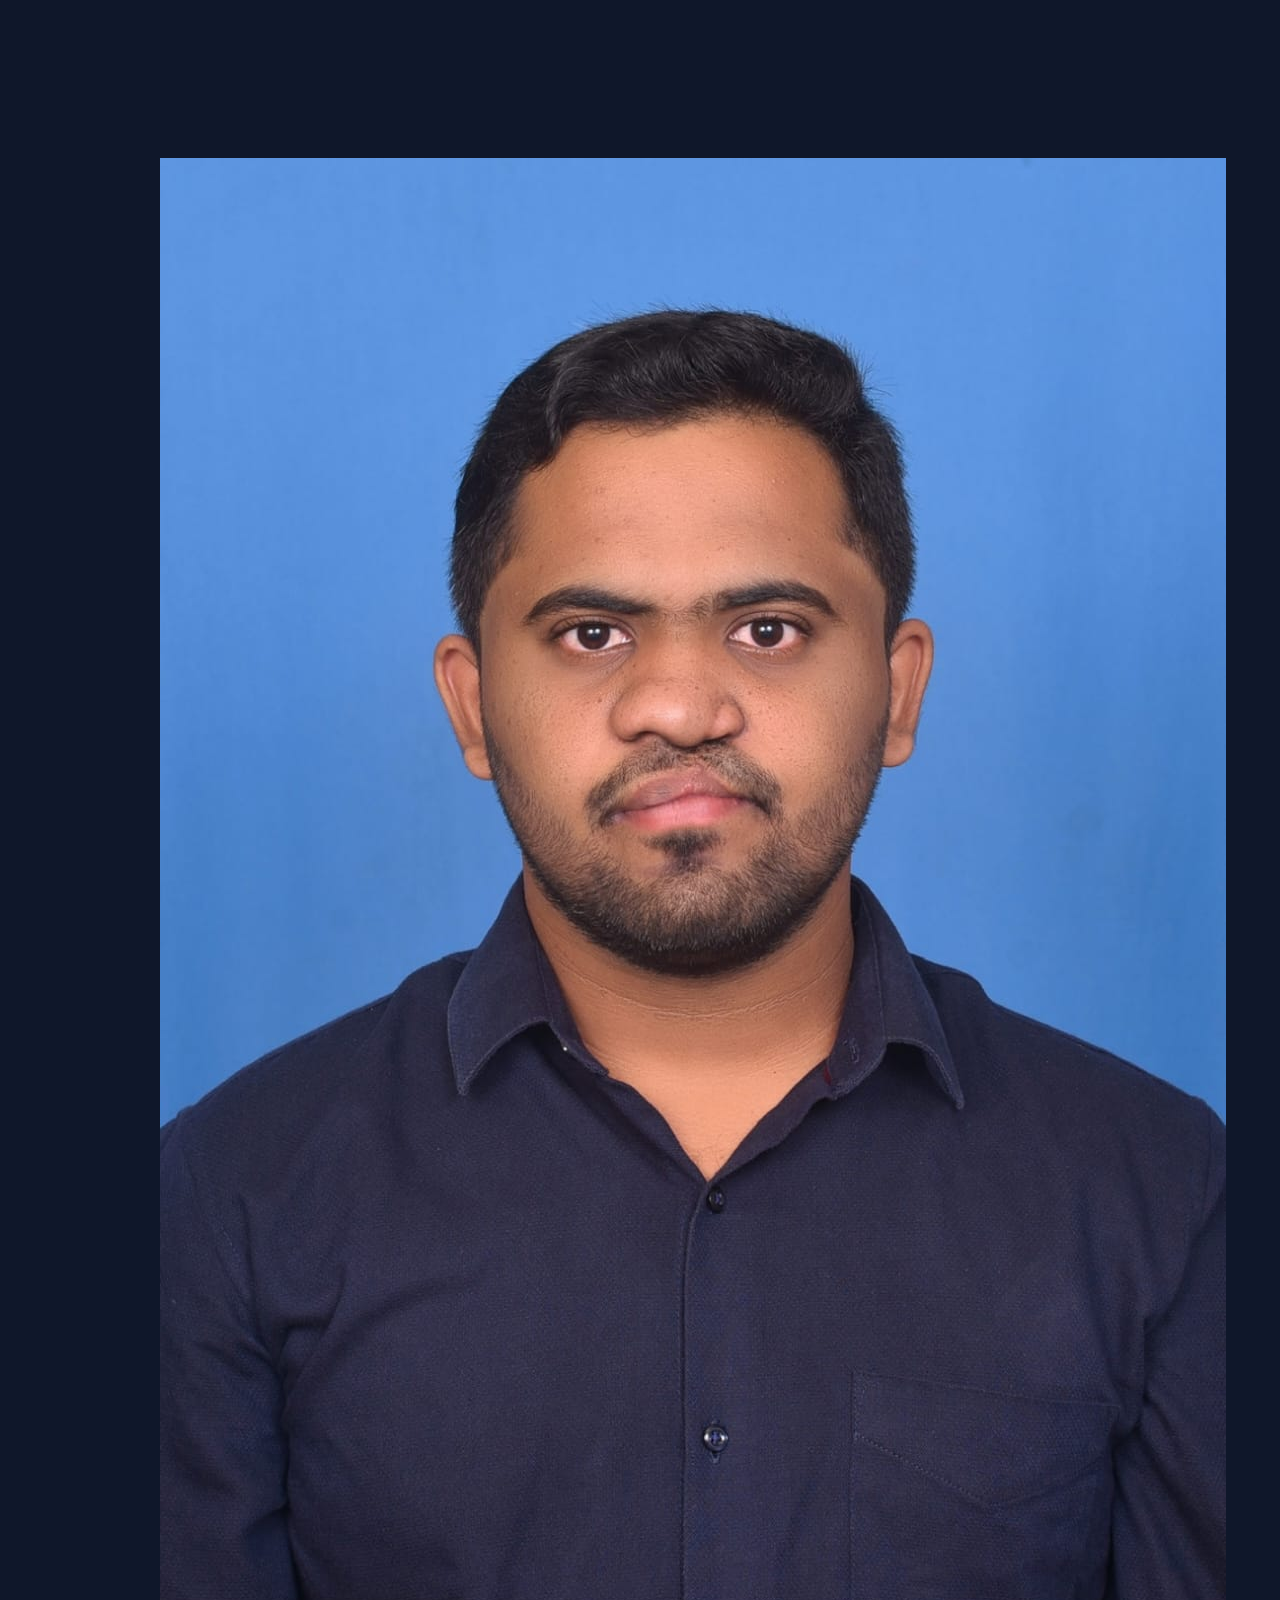
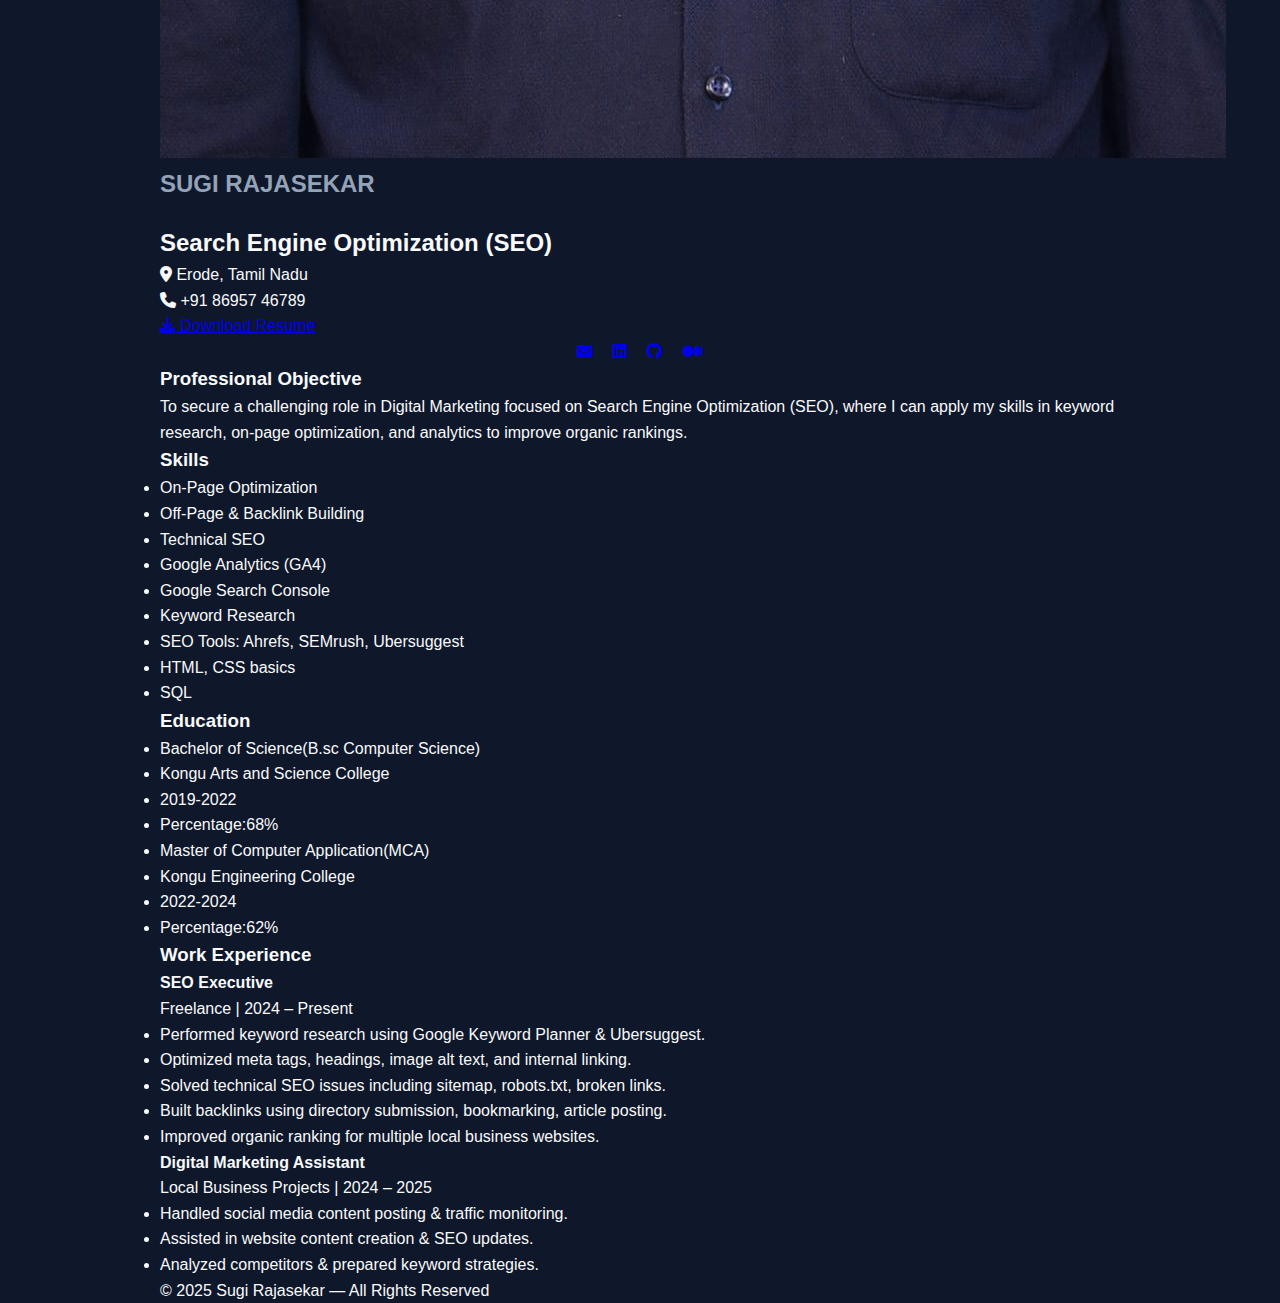
<file: index.html>
<!DOCTYPE html>
<html lang="en">

<head>
    <meta charset="UTF-8" />
    <meta name="viewport" content="width=device-width, initial-scale=1.0" />
    <title>Sugi Rajasekar | SEO Portfolio</title>
    <link rel="stylesheet" href="style.css" />
    <link rel="stylesheet" href="https://cdnjs.cloudflare.com/ajax/libs/font-awesome/6.4.0/css/all.min.css" />
</head>

<body>

    <canvas id="bg-canvas"></canvas>

    <div class="container">

        <header class="hero">
            <div class="profile-image-container">
                <img src="sugi profile.jpg" alt="Profile Photo">
            </div>

            <h1 class="title">SUGI RAJASEKAR</h1>
            <h2 class="subtitle">Search Engine Optimization (SEO)</h2>

            <p class="info"><i class="fa-solid fa-location-dot"></i> Erode, Tamil Nadu</p>
            <p class="info"><i class="fa-solid fa-phone"></i> +91 86957 46789</p>

            <a href="R SUGI_SEO_Resume.pdf" class="resume-btn" target="_blank">
                <i class="fa-solid fa-download"></i> Download Resume
            </a>

            <div class="social-links">
                <a href="https://sugirajasekar33@gmail.com"><i class="fa-solid fa-envelope"></i></a>
                <a href="https://www.linkedin.com/in/sugi-rajasekar33/"><i class="fa-brands fa-linkedin"></i></a>
                <a href="https://github.com/sugi1234567"><i class="fa-brands fa-github"></i></a>
                <a href="#"><i class="fa-brands fa-medium"></i></a>
            </div>
        </header>

        <section class="about glass">
            <h3>Professional Objective</h3>
            <p>
                To secure a challenging role in Digital Marketing focused on Search Engine Optimization (SEO),
                where I can apply my skills in keyword research, on-page optimization, and analytics to improve organic
                rankings.
            </p>
        </section>

        <section class="skills glass">
            <h3>Skills</h3>
            <ul>
                <li>On-Page Optimization</li>
                <li>Off-Page & Backlink Building</li>
                <li>Technical SEO</li>
                <li>Google Analytics (GA4)</li>
                <li>Google Search Console</li>
                <li>Keyword Research</li>
                <li>SEO Tools: Ahrefs, SEMrush, Ubersuggest</li>
                <li>HTML, CSS basics</li>
                <li>SQL</li>
            </ul>
        </section>

        <section class="Education glass">
            <h3>Education</h3>
            <ul>
                <li>Bachelor of Science(B.sc Computer Science)</li>
                <li>Kongu Arts and Science College</li>
                <li>2019-2022</li>
                <li>Percentage:68%
            </ul>
            <ul>
                <li>Master of Computer Application(MCA)</li>
                <li>Kongu Engineering College</li>
                <li>2022-2024</li>
                <li>Percentage:62%
            </ul>
        </section>

        <section class="experience glass">
            <h3>Work Experience</h3>

            <div class="job">
                <h4>SEO Executive</h4>
                <p class="company">Freelance | 2024 – Present</p>
                <ul>
                    <li>Performed keyword research using Google Keyword Planner & Ubersuggest.</li>
                    <li>Optimized meta tags, headings, image alt text, and internal linking.</li>
                    <li>Solved technical SEO issues including sitemap, robots.txt, broken links.</li>
                    <li>Built backlinks using directory submission, bookmarking, article posting.</li>
                    <li>Improved organic ranking for multiple local business websites.</li>
                </ul>
            </div>

            <div class="job">
                <h4>Digital Marketing Assistant</h4>
                <p class="company">Local Business Projects | 2024 – 2025</p>
                <ul>
                    <li>Handled social media content posting & traffic monitoring.</li>
                    <li>Assisted in website content creation & SEO updates.</li>
                    <li>Analyzed competitors & prepared keyword strategies.</li>
                </ul>
            </div>
        </section>

        <footer>
            <p>© 2025 Sugi Rajasekar — All Rights Reserved</p>
        </footer>
    </div>

    <script src="script.js"></script>
</body>

</html>
</file>
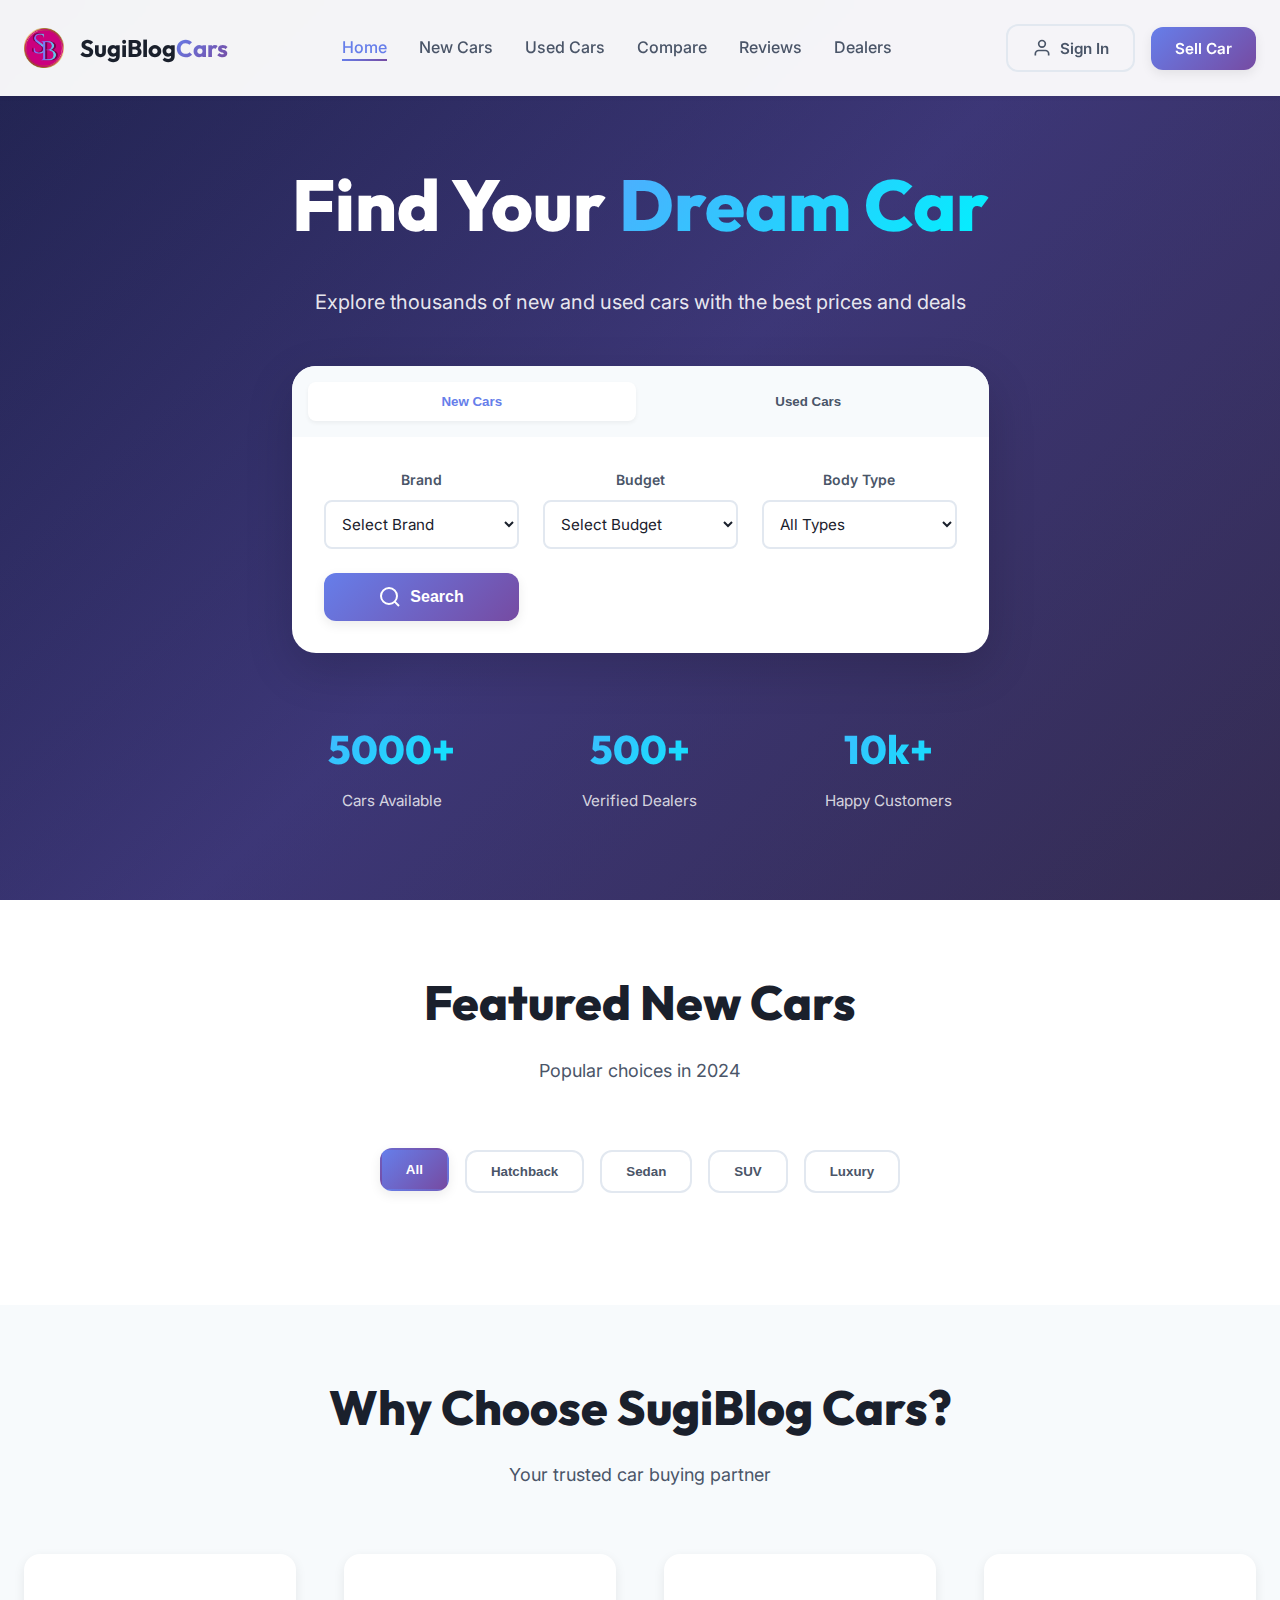
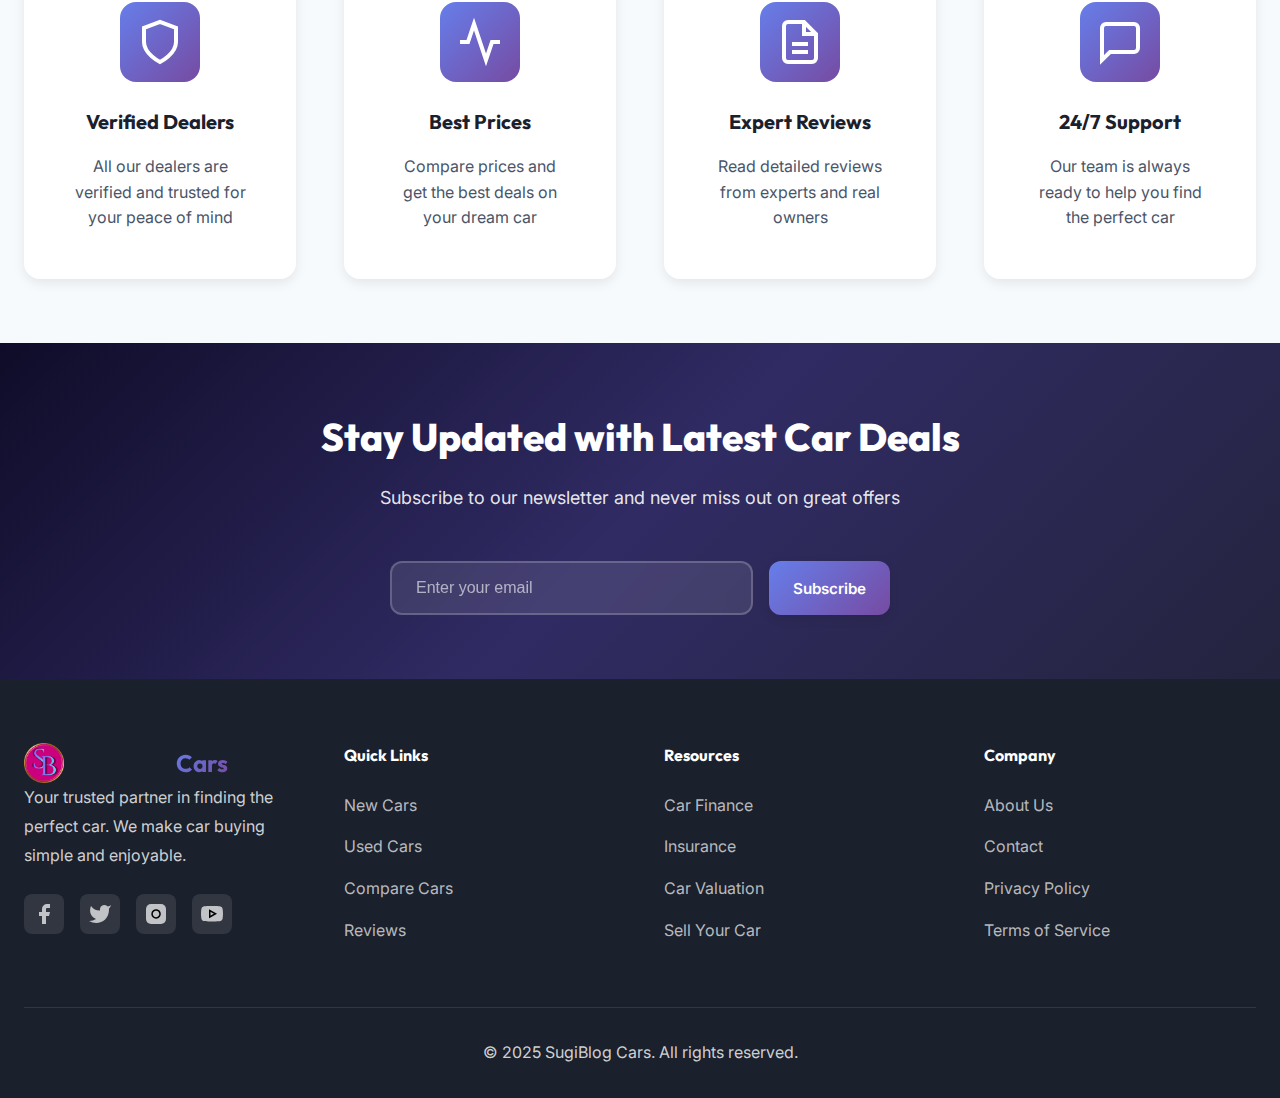
<file: car-sales.html>
<!DOCTYPE html>
<html lang="en">

<head>
    <meta charset="UTF-8">
    <meta name="viewport" content="width=device-width, initial-scale=1.0">
    <title>SugiBlog Cars - Find Your Dream Car</title>
    <meta name="description"
        content="Discover the best car deals at SugiBlog Cars. Browse new and used cars, compare prices, read reviews, and find your perfect vehicle today.">
    <link rel="preconnect" href="https://fonts.googleapis.com">
    <link rel="preconnect" href="https://fonts.gstatic.com" crossorigin>
    <link
        href="https://fonts.googleapis.com/css2?family=Inter:wght@300;400;500;600;700;800&family=Outfit:wght@400;500;600;700;800&display=swap"
        rel="stylesheet">
    <link rel="stylesheet" href="car-styles.css">
</head>

<body>
    <!-- Navigation -->
    <nav class="navbar" id="navbar">
        <div class="container">
            <div class="nav-content">
                <div class="logo">
                    <img src="sugiblog_car_logo.webp" alt="SugiBlog Cars Logo" class="logo-img">
                    <span class="logo-text">SugiBlog<span class="logo-accent">Cars</span></span>
                </div>

                <ul class="nav-links" id="navLinks">
                    <li><a href="#home" class="nav-link active">Home</a></li>
                    <li><a href="#new-cars" class="nav-link">New Cars</a></li>
                    <li><a href="#used-cars" class="nav-link">Used Cars</a></li>
                    <li><a href="#compare" class="nav-link">Compare</a></li>
                    <li><a href="#reviews" class="nav-link">Reviews</a></li>
                    <li><a href="#dealers" class="nav-link">Dealers</a></li>
                </ul>

                <div class="nav-actions">
                    <button class="btn-secondary" id="signInBtn">
                        <svg width="20" height="20" viewBox="0 0 24 24" fill="none" stroke="currentColor"
                            stroke-width="2">
                            <path d="M20 21v-2a4 4 0 0 0-4-4H8a4 4 0 0 0-4 4v2"></path>
                            <circle cx="12" cy="7" r="4"></circle>
                        </svg>
                        Sign In
                    </button>
                    <button class="btn-primary" id="sellCarBtn">Sell Car</button>
                    <button class="menu-toggle" id="menuToggle">
                        <span></span>
                        <span></span>
                        <span></span>
                    </button>
                </div>
            </div>
        </div>
    </nav>

    <!-- Hero Section -->
    <section class="hero" id="home">
        <div class="hero-background">
            <div class="gradient-overlay"></div>
        </div>
        <div class="container">
            <div class="hero-content">
                <h1 class="hero-title">Find Your <span class="gradient-text">Dream Car</span></h1>
                <p class="hero-subtitle">Explore thousands of new and used cars with the best prices and deals</p>

                <!-- Search Box -->
                <div class="search-box">
                    <div class="search-tabs">
                        <button class="search-tab active" data-tab="new">New Cars</button>
                        <button class="search-tab" data-tab="used">Used Cars</button>
                    </div>

                    <div class="search-form">
                        <div class="search-field">
                            <label>Brand</label>
                            <select id="brandSelect">
                                <option value="">Select Brand</option>
                                <option value="maruti">Maruti Suzuki</option>
                                <option value="hyundai">Hyundai</option>
                                <option value="tata">Tata</option>
                                <option value="mahindra">Mahindra</option>
                                <option value="kia">Kia</option>
                                <option value="honda">Honda</option>
                                <option value="toyota">Toyota</option>
                                <option value="bmw">BMW</option>
                                <option value="mercedes">Mercedes-Benz</option>
                                <option value="audi">Audi</option>
                            </select>
                        </div>

                        <div class="search-field">
                            <label>Budget</label>
                            <select id="budgetSelect">
                                <option value="">Select Budget</option>
                                <option value="0-5">Under ₹5 Lakh</option>
                                <option value="5-10">₹5-10 Lakh</option>
                                <option value="10-15">₹10-15 Lakh</option>
                                <option value="15-20">₹15-20 Lakh</option>
                                <option value="20-30">₹20-30 Lakh</option>
                                <option value="30+">Above ₹30 Lakh</option>
                            </select>
                        </div>

                        <div class="search-field">
                            <label>Body Type</label>
                            <select id="bodyTypeSelect">
                                <option value="">All Types</option>
                                <option value="hatchback">Hatchback</option>
                                <option value="sedan">Sedan</option>
                                <option value="suv">SUV</option>
                                <option value="muv">MUV</option>
                                <option value="luxury">Luxury</option>
                            </select>
                        </div>

                        <button class="btn-search">
                            <svg width="24" height="24" viewBox="0 0 24 24" fill="none" stroke="currentColor"
                                stroke-width="2">
                                <circle cx="11" cy="11" r="8"></circle>
                                <path d="m21 21-4.35-4.35"></path>
                            </svg>
                            Search
                        </button>
                    </div>
                </div>

                <!-- Quick Stats -->
                <div class="stats">
                    <div class="stat-item">
                        <h3 class="stat-number">5000+</h3>
                        <p class="stat-label">Cars Available</p>
                    </div>
                    <div class="stat-item">
                        <h3 class="stat-number">500+</h3>
                        <p class="stat-label">Verified Dealers</p>
                    </div>
                    <div class="stat-item">
                        <h3 class="stat-number">10k+</h3>
                        <p class="stat-label">Happy Customers</p>
                    </div>
                </div>
            </div>
        </div>
    </section>

    <!-- Featured Cars Section -->
    <section class="section" id="new-cars">
        <div class="container">
            <div class="section-header">
                <h2 class="section-title">Featured New Cars</h2>
                <p class="section-subtitle">Popular choices in 2024</p>
            </div>

            <div class="filter-bar">
                <button class="filter-btn active" data-filter="all">All</button>
                <button class="filter-btn" data-filter="hatchback">Hatchback</button>
                <button class="filter-btn" data-filter="sedan">Sedan</button>
                <button class="filter-btn" data-filter="suv">SUV</button>
                <button class="filter-btn" data-filter="luxury">Luxury</button>
            </div>

            <div class="cars-grid" id="carsGrid">
                <!-- Cars will be dynamically loaded -->
            </div>
        </div>
    </section>

    <!-- Why Choose Us -->
    <section class="section features-section">
        <div class="container">
            <div class="section-header">
                <h2 class="section-title">Why Choose SugiBlog Cars?</h2>
                <p class="section-subtitle">Your trusted car buying partner</p>
            </div>

            <div class="features-grid">
                <div class="feature-card">
                    <div class="feature-icon">
                        <svg width="48" height="48" viewBox="0 0 24 24" fill="none" stroke="currentColor"
                            stroke-width="2">
                            <path d="M12 22s8-4 8-10V5l-8-3-8 3v7c0 6 8 10 8 10z"></path>
                        </svg>
                    </div>
                    <h3>Verified Dealers</h3>
                    <p>All our dealers are verified and trusted for your peace of mind</p>
                </div>

                <div class="feature-card">
                    <div class="feature-icon">
                        <svg width="48" height="48" viewBox="0 0 24 24" fill="none" stroke="currentColor"
                            stroke-width="2">
                            <polyline points="22 12 18 12 15 21 9 3 6 12 2 12"></polyline>
                        </svg>
                    </div>
                    <h3>Best Prices</h3>
                    <p>Compare prices and get the best deals on your dream car</p>
                </div>

                <div class="feature-card">
                    <div class="feature-icon">
                        <svg width="48" height="48" viewBox="0 0 24 24" fill="none" stroke="currentColor"
                            stroke-width="2">
                            <path d="M14 2H6a2 2 0 0 0-2 2v16a2 2 0 0 0 2 2h12a2 2 0 0 0 2-2V8z"></path>
                            <polyline points="14 2 14 8 20 8"></polyline>
                            <line x1="16" y1="13" x2="8" y2="13"></line>
                            <line x1="16" y1="17" x2="8" y2="17"></line>
                        </svg>
                    </div>
                    <h3>Expert Reviews</h3>
                    <p>Read detailed reviews from experts and real owners</p>
                </div>

                <div class="feature-card">
                    <div class="feature-icon">
                        <svg width="48" height="48" viewBox="0 0 24 24" fill="none" stroke="currentColor"
                            stroke-width="2">
                            <path d="M21 15a2 2 0 0 1-2 2H7l-4 4V5a2 2 0 0 1 2-2h14a2 2 0 0 1 2 2z"></path>
                        </svg>
                    </div>
                    <h3>24/7 Support</h3>
                    <p>Our team is always ready to help you find the perfect car</p>
                </div>
            </div>
        </div>
    </section>

    <!-- Newsletter -->
    <section class="newsletter-section">
        <div class="container">
            <div class="newsletter-content">
                <h2>Stay Updated with Latest Car Deals</h2>
                <p>Subscribe to our newsletter and never miss out on great offers</p>
                <form class="newsletter-form">
                    <input type="email" placeholder="Enter your email" required>
                    <button type="submit" class="btn-primary">Subscribe</button>
                </form>
            </div>
        </div>
    </section>

    <!-- Footer -->
    <footer class="footer">
        <div class="container">
            <div class="footer-grid">
                <div class="footer-col">
                    <div class="logo">
                        <img src="sugiblog_car_logo.webp" alt="SugiBlog Cars Logo" class="logo-img">
                        <span class="logo-text">SugiBlog<span class="logo-accent">Cars</span></span>
                    </div>
                    <p>Your trusted partner in finding the perfect car. We make car buying simple and enjoyable.</p>
                    <div class="social-links">
                        <a href="#" aria-label="Facebook"><svg width="24" height="24" viewBox="0 0 24 24"
                                fill="currentColor">
                                <path d="M18 2h-3a5 5 0 0 0-5 5v3H7v4h3v8h4v-8h3l1-4h-4V7a1 1 0 0 1 1-1h3z"></path>
                            </svg></a>
                        <a href="#" aria-label="Twitter"><svg width="24" height="24" viewBox="0 0 24 24"
                                fill="currentColor">
                                <path
                                    d="M23 3a10.9 10.9 0 0 1-3.14 1.53 4.48 4.48 0 0 0-7.86 3v1A10.66 10.66 0 0 1 3 4s-4 9 5 13a11.64 11.64 0 0 1-7 2c9 5 20 0 20-11.5a4.5 4.5 0 0 0-.08-.83A7.72 7.72 0 0 0 23 3z">
                                </path>
                            </svg></a>
                        <a href="#" aria-label="Instagram"><svg width="24" height="24" viewBox="0 0 24 24"
                                fill="currentColor">
                                <rect x="2" y="2" width="20" height="20" rx="5" ry="5"></rect>
                                <path d="M16 11.37A4 4 0 1 1 12.63 8 4 4 0 0 1 16 11.37z" fill="none" stroke="#000"
                                    stroke-width="1.5"></path>
                                <line x1="17.5" y1="6.5" x2="17.51" y2="6.5" stroke="#000" stroke-width="2"></line>
                            </svg></a>
                        <a href="#" aria-label="YouTube"><svg width="24" height="24" viewBox="0 0 24 24"
                                fill="currentColor">
                                <path
                                    d="M22.54 6.42a2.78 2.78 0 0 0-1.94-2C18.88 4 12 4 12 4s-6.88 0-8.6.46a2.78 2.78 0 0 0-1.94 2A29 29 0 0 0 1 11.75a29 29 0 0 0 .46 5.33A2.78 2.78 0 0 0 3.4 19c1.72.46 8.6.46 8.6.46s6.88 0 8.6-.46a2.78 2.78 0 0 0 1.94-2 29 29 0 0 0 .46-5.25 29 29 0 0 0-.46-5.33z">
                                </path>
                                <polygon points="9.75 15.02 15.5 11.75 9.75 8.48 9.75 15.02" fill="none" stroke="#000"
                                    stroke-width="1.5"></polygon>
                            </svg></a>
                    </div>
                </div>

                <div class="footer-col">
                    <h4>Quick Links</h4>
                    <ul>
                        <li><a href="#new-cars">New Cars</a></li>
                        <li><a href="#used-cars">Used Cars</a></li>
                        <li><a href="#compare">Compare Cars</a></li>
                        <li><a href="#reviews">Reviews</a></li>
                    </ul>
                </div>

                <div class="footer-col">
                    <h4>Resources</h4>
                    <ul>
                        <li><a href="#">Car Finance</a></li>
                        <li><a href="#">Insurance</a></li>
                        <li><a href="#">Car Valuation</a></li>
                        <li><a href="#">Sell Your Car</a></li>
                    </ul>
                </div>

                <div class="footer-col">
                    <h4>Company</h4>
                    <ul>
                        <li><a href="#">About Us</a></li>
                        <li><a href="#">Contact</a></li>
                        <li><a href="#">Privacy Policy</a></li>
                        <li><a href="#">Terms of Service</a></li>
                    </ul>
                </div>
            </div>

            <div class="footer-bottom">
                <p>&copy; 2025 SugiBlog Cars. All rights reserved.</p>
            </div>
        </div>
    </footer>

    <!-- Sign In Modal -->
    <div class="modal" id="signInModal">
        <div class="modal-overlay"></div>
        <div class="modal-content">
            <button class="modal-close" id="closeModal">
                <svg width="24" height="24" viewBox="0 0 24 24" fill="none" stroke="currentColor" stroke-width="2">
                    <line x1="18" y1="6" x2="6" y2="18"></line>
                    <line x1="6" y1="6" x2="18" y2="18"></line>
                </svg>
            </button>

            <div class="auth-container">
                <div class="auth-header">
                    <h2 id="authTitle">Welcome Back!</h2>
                    <p id="authSubtitle">Sign in to access your account</p>
                </div>

                <!-- Sign In Form -->
                <form class="auth-form" id="signInForm">
                    <div class="form-group">
                        <label for="signInEmail">Email Address</label>
                        <input type="email" id="signInEmail" placeholder="your@email.com" required>
                    </div>

                    <div class="form-group">
                        <label for="signInPassword">Password</label>
                        <input type="password" id="signInPassword" placeholder="Enter your password" required>
                    </div>

                    <div class="form-options">
                        <label class="checkbox-label">
                            <input type="checkbox">
                            <span>Remember me</span>
                        </label>
                        <a href="#" class="link-primary">Forgot password?</a>
                    </div>

                    <button type="submit" class="btn-primary btn-block">Sign In</button>

                    Facebook
                    </button>
            </div>
            </form>

            <!-- Sign Up Form (Hidden by default) -->
            <form class="auth-form hidden" id="signUpForm">
                <div class="form-group">
                    <label for="signUpName">Full Name</label>
                    <input type="text" id="signUpName" placeholder="John Doe" required>
                </div>

                <div class="form-group">
                    <label for="signUpEmail">Email Address</label>
                    <input type="email" id="signUpEmail" placeholder="your@email.com" required>
                </div>

                <div class="form-group">
                    <label for="signUpPhone">Phone Number</label>
                    <input type="tel" id="signUpPhone" placeholder="+91 98765 43210" required>
                </div>

                <div class="form-group">
                    <label for="signUpPassword">Password</label>
                    <input type="password" id="signUpPassword" placeholder="Create a password" required>
                </div>

                <div class="form-group">
                    <label class="checkbox-label">
                        <input type="checkbox" required>
                        <span>I agree to the Terms of Service and Privacy Policy</span>
                    </label>
                </div>

                <button type="submit" class="btn-primary btn-block">Create Account</button>
            </form>

            <div class="auth-footer">
                <p id="authSwitchText">Don't have an account? <a href="#" id="authSwitchLink" class="link-primary">Sign
                        up</a></p>
            </div>
        </div>
    </div>
    </div>

    <script src="car-script.js"></script>
</body>

</html>
</file>
<file: style.css>
:root {
    --primary-color: #6366f1;
    --primary-hover: #4f46e5;
    --secondary-color: #ec4899;
    --bg-color: #0f172a;
    --card-bg: #1e293b;
    --text-main: #f8fafc;
    --text-muted: #94a3b8;
    --nav-bg: rgba(15, 23, 42, 0.9);
}

* {
    margin: 0;
    padding: 0;
    box-sizing: border-box;
}

html {
    scroll-behavior: smooth;
}

body {
    font-family: 'Outfit', sans-serif;
    background-color: var(--bg-color);
    color: var(--text-main);
    line-height: 1.6;
    overflow-x: hidden;
    position: relative;
}

/* Neural Network Canvas Background */
#neuralNetwork {
    position: fixed;
    top: 0;
    left: 0;
    width: 100%;
    height: 100%;
    z-index: 0;
    pointer-events: none;
}

.container {
    width: 100%;
    max-width: 1000px;
    margin: 0 auto;
    padding: 0 20px;
    position: relative;
    z-index: 1;
}

/* Navbar */
.navbar {
    position: fixed;
    top: 0;
    left: 0;
    width: 100%;
    background-color: var(--nav-bg);
    backdrop-filter: blur(10px);
    z-index: 1000;
    padding: 15px 0;
    border-bottom: 1px solid rgba(255, 255, 255, 0.05);
}

.nav-container {
    max-width: 1000px;
    margin: 0 auto;
    padding: 0 20px;
    display: flex;
    justify-content: space-between;
    align-items: center;
}

.logo {
    font-size: 1.5rem;
    font-weight: 700;
    color: var(--text-main);
    text-decoration: none;
}

.nav-links {
    display: flex;
    gap: 30px;
    list-style: none;
}

.nav-links a {
    color: var(--text-muted);
    text-decoration: none;
    font-weight: 500;
    transition: color 0.3s ease;
}

.nav-links a:hover {
    color: var(--primary-color);
}

/* Sections */
.section {
    padding: 100px 0;
    position: relative;
    z-index: 1;
}

.section-title {
    font-size: 2.5rem;
    font-weight: 700;
    text-align: center;
    margin-bottom: 50px;
    background: linear-gradient(to right, #fff, #cbd5e1);
    -webkit-background-clip: text;
    background-clip: text;
    -webkit-text-fill-color: transparent;
}

/* Hero Section */
.hero-section {
    min-height: 100vh;
    display: flex;
    align-items: center;
    justify-content: center;
    text-align: center;
    padding-top: 80px;
    position: relative;
    z-index: 1;
}

.profile-image-wrapper {
    width: 180px;
    height: 180px;
    margin: 0 auto 30px;
    border-radius: 50%;
    padding: 5px;
    background: linear-gradient(135deg, var(--primary-color), var(--secondary-color));
    position: relative;
    box-shadow: 0 0 30px rgba(99, 102, 241, 0.3);
    overflow: hidden;
}

.profile-image {
    width: 100%;
    height: 100%;
    object-fit: cover;
    object-position: center 30%;
    border-radius: 50%;
    border: 4px solid var(--bg-color);
    display: block;
}

.name {
    font-size: 3.5rem;
    font-weight: 700;
    margin-bottom: 10px;
}

.highlight {
    color: #ffffff;
    background-color: var(--primary-color);
    padding: 0 10px;
    border-radius: 8px;
}

.title {
    font-size: 1.5rem;
    color: var(--text-muted);
    margin-bottom: 20px;
}

.bio {
    max-width: 600px;
    margin: 0 auto 40px;
    color: var(--text-muted);
    font-size: 1.1rem;
}

/* Buttons */
.actions {
    display: flex;
    justify-content: center;
    gap: 20px;
    margin-bottom: 40px;
    flex-wrap: wrap;
}

.btn-primary,
.btn-secondary {
    display: inline-flex;
    align-items: center;
    gap: 10px;
    padding: 12px 30px;
    border-radius: 50px;
    font-weight: 600;
    text-decoration: none;
    transition: all 0.3s ease;
}

.btn-primary {
    background-color: var(--primary-color);
    color: white;
    box-shadow: 0 4px 15px rgba(99, 102, 241, 0.4);
}

.btn-primary:hover {
    background-color: var(--primary-hover);
    transform: translateY(-3px);
    box-shadow: 0 8px 25px rgba(99, 102, 241, 0.5);
}

.btn-secondary {
    background-color: rgba(255, 255, 255, 0.05);
    color: var(--text-main);
    border: 1px solid rgba(255, 255, 255, 0.1);
}

.btn-secondary:hover {
    background-color: rgba(255, 255, 255, 0.1);
    transform: translateY(-3px);
}

.big-btn {
    font-size: 1.2rem;
    padding: 15px 40px;
}

/* Social Links */
.social-links {
    display: flex;
    justify-content: center;
    gap: 20px;
}

.social-icon {
    width: 50px;
    height: 50px;
    display: flex;
    justify-content: center;
    align-items: center;
    border-radius: 50%;
    background-color: var(--card-bg);
    color: var(--text-muted);
    text-decoration: none;
    transition: all 0.3s ease;
    font-size: 1.3rem;
    border: 1px solid rgba(255, 255, 255, 0.05);
}

.social-icon:hover {
    background-color: var(--primary-color);
    color: white;
    transform: translateY(-5px);
}

/* About Section */
.about-content {
    max-width: 800px;
    margin: 0 auto;
    text-align: center;
    font-size: 1.2rem;
    color: var(--text-muted);
    background: var(--card-bg);
    padding: 40px;
    border-radius: 20px;
    border: 1px solid rgba(255, 255, 255, 0.05);
}

/* Skills Section */
.skills-grid {
    display: grid;
    grid-template-columns: repeat(auto-fit, minmax(150px, 1fr));
    gap: 30px;
    max-width: 900px;
    margin: 0 auto;
}

.skill-card {
    background-color: var(--card-bg);
    padding: 30px 20px;
    border-radius: 16px;
    text-align: center;
    transition: all 0.3s ease;
    border: 1px solid rgba(255, 255, 255, 0.05);
}

.skill-card:hover {
    transform: translateY(-10px);
    background-color: rgba(99, 102, 241, 0.1);
    border-color: var(--primary-color);
}

.skill-card i {
    font-size: 3rem;
    color: var(--primary-color);
    margin-bottom: 15px;
}

.skill-card h3 {
    font-size: 1.1rem;
    font-weight: 500;
}

/* Contact Section */
.contact-content {
    text-align: center;
}

.contact-content p {
    font-size: 1.2rem;
    color: var(--text-muted);
    margin-bottom: 40px;
    max-width: 600px;
    margin-left: auto;
    margin-right: auto;
}

/* Footer */
.footer {
    padding: 30px 0;
    text-align: center;
    color: var(--text-muted);
    border-top: 1px solid rgba(255, 255, 255, 0.05);
    font-size: 0.9rem;
    position: relative;
    z-index: 1;
}

/* Animations */
.fade-in-up {
    opacity: 0;
    transform: translateY(30px);
    transition: opacity 0.8s ease, transform 0.8s ease;
}

.fade-in-up.visible {
    opacity: 1;
    transform: translateY(0);
}

.delay-1 {
    transition-delay: 0.2s;
}

/* Responsive */
@media (max-width: 768px) {
    .name {
        font-size: 2.5rem;
    }

    .nav-links {
        display: none;
        /* Simple hide for mobile for now */
    }

    .section {
        padding: 60px 0;
    }
}
</file>
<file: car-styles.css>
/* ===================================
   CSS Variables & Reset
   =================================== */
:root {
    /* Colors */
    --primary-gradient: linear-gradient(135deg, #667eea 0%, #764ba2 100%);
    --secondary-gradient: linear-gradient(135deg, #f093fb 0%, #f5576c 100%);
    --accent-gradient: linear-gradient(135deg, #4facfe 0%, #00f2fe 100%);
    --dark-gradient: linear-gradient(135deg, #0f0c29 0%, #302b63 50%, #24243e 100%);

    --primary-color: #667eea;
    --secondary-color: #764ba2;
    --accent-color: #f5576c;
    --success-color: #00d4aa;

    --text-primary: #1a202c;
    --text-secondary: #4a5568;
    --text-light: #718096;

    --bg-primary: #ffffff;
    --bg-secondary: #f7fafc;
    --bg-dark: #1a202c;

    --border-color: #e2e8f0;

    /* Spacing */
    --spacing-xs: 0.5rem;
    --spacing-sm: 1rem;
    --spacing-md: 1.5rem;
    --spacing-lg: 2rem;
    --spacing-xl: 3rem;
    --spacing-2xl: 4rem;

    /* Typography */
    --font-primary: 'Inter', sans-serif;
    --font-heading: 'Outfit', sans-serif;

    /* Shadows */
    --shadow-sm: 0 2px 4px rgba(0, 0, 0, 0.05);
    --shadow-md: 0 4px 12px rgba(0, 0, 0, 0.08);
    --shadow-lg: 0 8px 24px rgba(0, 0, 0, 0.12);
    --shadow-xl: 0 16px 48px rgba(0, 0, 0, 0.16);

    /* Border Radius */
    --radius-sm: 8px;
    --radius-md: 12px;
    --radius-lg: 16px;
    --radius-xl: 24px;

    /* Transitions */
    --transition-fast: 0.2s ease;
    --transition-base: 0.3s ease;
    --transition-slow: 0.5s ease;
}

* {
    margin: 0;
    padding: 0;
    box-sizing: border-box;
}

html {
    scroll-behavior: smooth;
}

body {
    font-family: var(--font-primary);
    color: var(--text-primary);
    background-color: var(--bg-primary);
    line-height: 1.6;
    overflow-x: hidden;
}

/* ===================================
   Navigation
   =================================== */
.navbar {
    position: fixed;
    top: 0;
    left: 0;
    right: 0;
    z-index: 1000;
    background: rgba(255, 255, 255, 0.95);
    backdrop-filter: blur(10px);
    box-shadow: var(--shadow-sm);
    transition: var(--transition-base);
}

.navbar.scrolled {
    box-shadow: var(--shadow-md);
}

.container {
    max-width: 1280px;
    margin: 0 auto;
    padding: 0 var(--spacing-md);
}

.nav-content {
    display: flex;
    align-items: center;
    justify-content: space-between;
    padding: var(--spacing-md) 0;
}

.logo {
    display: flex;
    align-items: center;
    gap: var(--spacing-sm);
    text-decoration: none;
}

.logo-img {
    width: 40px;
    height: 40px;
    object-fit: contain;
}

.logo-text {
    font-family: var(--font-heading);
    font-size: 1.5rem;
    font-weight: 700;
    color: var(--text-primary);
}

.logo-accent {
    background: var(--primary-gradient);
    -webkit-background-clip: text;
    -webkit-text-fill-color: transparent;
    background-clip: text;
}

.nav-links {
    display: flex;
    align-items: center;
    gap: var(--spacing-lg);
    list-style: none;
}

.nav-link {
    text-decoration: none;
    color: var(--text-secondary);
    font-weight: 500;
    transition: var(--transition-fast);
    position: relative;
}

.nav-link::after {
    content: '';
    position: absolute;
    bottom: -4px;
    left: 0;
    width: 0;
    height: 2px;
    background: var(--primary-gradient);
    transition: var(--transition-base);
}

.nav-link:hover,
.nav-link.active {
    color: var(--primary-color);
}

.nav-link:hover::after,
.nav-link.active::after {
    width: 100%;
}

.nav-actions {
    display: flex;
    align-items: center;
    gap: var(--spacing-sm);
}

.btn-primary,
.btn-secondary {
    padding: 0.75rem 1.5rem;
    border: none;
    border-radius: var(--radius-md);
    font-family: var(--font-primary);
    font-weight: 600;
    font-size: 0.95rem;
    cursor: pointer;
    transition: var(--transition-base);
    display: flex;
    align-items: center;
    gap: var(--spacing-xs);
}

.btn-primary {
    background: var(--primary-gradient);
    color: white;
    box-shadow: var(--shadow-md);
}

.btn-primary:hover {
    transform: translateY(-2px);
    box-shadow: var(--shadow-lg);
}

.btn-secondary {
    background: transparent;
    color: var(--text-secondary);
    border: 2px solid var(--border-color);
}

.btn-secondary:hover {
    border-color: var(--primary-color);
    color: var(--primary-color);
}

.menu-toggle {
    display: none;
    flex-direction: column;
    gap: 4px;
    background: transparent;
    border: none;
    cursor: pointer;
    padding: var(--spacing-xs);
}

.menu-toggle span {
    width: 24px;
    height: 3px;
    background: var(--text-primary);
    border-radius: 2px;
    transition: var(--transition-base);
}

/* ===================================
   Hero Section
   =================================== */
.hero {
    position: relative;
    padding: 140px 0 80px;
    min-height: 100vh;
    display: flex;
    align-items: center;
}

.hero-background {
    position: absolute;
    top: 0;
    left: 0;
    right: 0;
    bottom: 0;
    background: var(--dark-gradient);
    z-index: -1;
}

.gradient-overlay {
    position: absolute;
    top: 0;
    left: 0;
    right: 0;
    bottom: 0;
    background: linear-gradient(135deg, rgba(102, 126, 234, 0.2) 0%, rgba(118, 75, 162, 0.2) 100%);
}

.hero-content {
    text-align: center;
    color: white;
    z-index: 1;
}

.hero-title {
    font-family: var(--font-heading);
    font-size: clamp(2.5rem, 6vw, 4.5rem);
    font-weight: 800;
    margin-bottom: var(--spacing-md);
    animation: fadeInUp 0.8s ease;
}

.gradient-text {
    background: var(--accent-gradient);
    -webkit-background-clip: text;
    -webkit-text-fill-color: transparent;
    background-clip: text;
}

.hero-subtitle {
    font-size: clamp(1rem, 2vw, 1.25rem);
    margin-bottom: var(--spacing-xl);
    color: rgba(255, 255, 255, 0.9);
    animation: fadeInUp 0.8s ease 0.2s both;
}

/* Search Box */
.search-box {
    max-width: 900px;
    margin: 0 auto var(--spacing-2xl);
    background: white;
    border-radius: var(--radius-xl);
    box-shadow: var(--shadow-xl);
    overflow: hidden;
    animation: fadeInUp 0.8s ease 0.4s both;
}

.search-tabs {
    display: flex;
    padding: var(--spacing-sm);
    background: var(--bg-secondary);
    gap: var(--spacing-xs);
}

.search-tab {
    flex: 1;
    padding: 0.75rem;
    border: none;
    background: transparent;
    border-radius: var(--radius-sm);
    font-weight: 600;
    color: var(--text-secondary);
    cursor: pointer;
    transition: var(--transition-base);
}

.search-tab.active {
    background: white;
    color: var(--primary-color);
    box-shadow: var(--shadow-sm);
}

.search-form {
    display: grid;
    grid-template-columns: repeat(auto-fit, minmax(180px, 1fr));
    gap: var(--spacing-md);
    padding: var(--spacing-lg);
}

.search-field {
    display: flex;
    flex-direction: column;
    gap: var(--spacing-xs);
}

.search-field label {
    font-weight: 600;
    font-size: 0.875rem;
    color: var(--text-secondary);
}

.search-field select {
    padding: 0.75rem;
    border: 2px solid var(--border-color);
    border-radius: var(--radius-sm);
    font-family: var(--font-primary);
    font-size: 0.95rem;
    color: var(--text-primary);
    background: white;
    cursor: pointer;
    transition: var(--transition-fast);
}

.search-field select:focus {
    outline: none;
    border-color: var(--primary-color);
}

.btn-search {
    grid-column: span 1;
    padding: 0.75rem 2rem;
    background: var(--primary-gradient);
    color: white;
    border: none;
    border-radius: var(--radius-md);
    font-weight: 600;
    font-size: 1rem;
    cursor: pointer;
    display: flex;
    align-items: center;
    justify-content: center;
    gap: var(--spacing-xs);
    transition: var(--transition-base);
    box-shadow: var(--shadow-md);
}

.btn-search:hover {
    transform: translateY(-2px);
    box-shadow: var(--shadow-lg);
}

/* Stats */
.stats {
    display: grid;
    grid-template-columns: repeat(auto-fit, minmax(150px, 1fr));
    gap: var(--spacing-xl);
    max-width: 800px;
    margin: 0 auto;
    animation: fadeInUp 0.8s ease 0.6s both;
}

.stat-item {
    text-align: center;
}

.stat-number {
    font-family: var(--font-heading);
    font-size: 2.5rem;
    font-weight: 800;
    background: var(--accent-gradient);
    -webkit-background-clip: text;
    -webkit-text-fill-color: transparent;
    background-clip: text;
    margin-bottom: var(--spacing-xs);
}

.stat-label {
    color: rgba(255, 255, 255, 0.8);
    font-size: 0.95rem;
}

/* ===================================
   Sections
   =================================== */
.section {
    padding: var(--spacing-2xl) 0;
}

.section-header {
    text-align: center;
    margin-bottom: var(--spacing-2xl);
}

.section-title {
    font-family: var(--font-heading);
    font-size: clamp(2rem, 4vw, 3rem);
    font-weight: 800;
    margin-bottom: var(--spacing-sm);
    color: var(--text-primary);
}

.section-subtitle {
    font-size: 1.125rem;
    color: var(--text-secondary);
}

/* Filter Bar */
.filter-bar {
    display: flex;
    justify-content: center;
    gap: var(--spacing-sm);
    margin-bottom: var(--spacing-xl);
    flex-wrap: wrap;
}

.filter-btn {
    padding: 0.75rem 1.5rem;
    border: 2px solid var(--border-color);
    background: white;
    border-radius: var(--radius-md);
    font-weight: 600;
    color: var(--text-secondary);
    cursor: pointer;
    transition: var(--transition-base);
}

.filter-btn.active,
.filter-btn:hover {
    background: var(--primary-gradient);
    color: white;
    border-color: transparent;
    transform: translateY(-2px);
    box-shadow: var(--shadow-md);
}

/* Cars Grid */
.cars-grid {
    display: grid;
    grid-template-columns: repeat(auto-fill, minmax(300px, 1fr));
    gap: var(--spacing-lg);
}

.car-card {
    background: white;
    border-radius: var(--radius-lg);
    overflow: hidden;
    box-shadow: var(--shadow-md);
    transition: var(--transition-base);
    cursor: pointer;
}

.car-card:hover {
    transform: translateY(-8px);
    box-shadow: var(--shadow-xl);
}

.car-image {
    width: 100%;
    height: 200px;
    background: var(--bg-secondary);
    display: flex;
    align-items: center;
    justify-content: center;
    position: relative;
    overflow: hidden;
}

.car-image img {
    width: 100%;
    height: 100%;
    object-fit: cover;
    transition: var(--transition-slow);
}

.car-card:hover .car-image img {
    transform: scale(1.1);
}

.car-badge {
    position: absolute;
    top: var(--spacing-sm);
    right: var(--spacing-sm);
    padding: 0.5rem 1rem;
    background: var(--secondary-gradient);
    color: white;
    font-size: 0.75rem;
    font-weight: 700;
    border-radius: var(--radius-md);
    text-transform: uppercase;
}

.car-details {
    padding: var(--spacing-md);
}

.car-brand {
    font-size: 0.875rem;
    color: var(--text-light);
    font-weight: 600;
    text-transform: uppercase;
    letter-spacing: 0.5px;
}

.car-name {
    font-family: var(--font-heading);
    font-size: 1.25rem;
    font-weight: 700;
    margin: var(--spacing-xs) 0;
    color: var(--text-primary);
}

.car-specs {
    display: flex;
    gap: var(--spacing-md);
    margin: var(--spacing-md) 0;
    font-size: 0.875rem;
    color: var(--text-secondary);
}

.car-spec {
    display: flex;
    align-items: center;
    gap: 4px;
}

.car-price {
    display: flex;
    align-items: center;
    justify-content: space-between;
    margin-top: var(--spacing-md);
    padding-top: var(--spacing-md);
    border-top: 1px solid var(--border-color);
}

.price {
    font-family: var(--font-heading);
    font-size: 1.5rem;
    font-weight: 800;
    background: var(--primary-gradient);
    -webkit-background-clip: text;
    -webkit-text-fill-color: transparent;
    background-clip: text;
}

.view-details {
    padding: 0.5rem 1rem;
    background: var(--bg-secondary);
    border: none;
    border-radius: var(--radius-sm);
    font-weight: 600;
    color: var(--primary-color);
    cursor: pointer;
    transition: var(--transition-base);
}

.view-details:hover {
    background: var(--primary-color);
    color: white;
}

/* ===================================
   Features Section
   =================================== */
.features-section {
    background: var(--bg-secondary);
}

.features-grid {
    display: grid;
    grid-template-columns: repeat(auto-fit, minmax(250px, 1fr));
    gap: var(--spacing-xl);
}

.feature-card {
    text-align: center;
    padding: var(--spacing-xl);
    background: white;
    border-radius: var(--radius-lg);
    box-shadow: var(--shadow-md);
    transition: var(--transition-base);
}

.feature-card:hover {
    transform: translateY(-8px);
    box-shadow: var(--shadow-xl);
}

.feature-icon {
    width: 80px;
    height: 80px;
    margin: 0 auto var(--spacing-md);
    background: var(--primary-gradient);
    border-radius: var(--radius-lg);
    display: flex;
    align-items: center;
    justify-content: center;
    color: white;
}

.feature-card h3 {
    font-family: var(--font-heading);
    font-size: 1.25rem;
    font-weight: 700;
    margin-bottom: var(--spacing-sm);
    color: var(--text-primary);
}

.feature-card p {
    color: var(--text-secondary);
    line-height: 1.6;
}

/* ===================================
   Newsletter
   =================================== */
.newsletter-section {
    background: var(--dark-gradient);
    padding: var(--spacing-2xl) 0;
}

.newsletter-content {
    text-align: center;
    color: white;
}

.newsletter-content h2 {
    font-family: var(--font-heading);
    font-size: clamp(1.75rem, 3vw, 2.5rem);
    font-weight: 800;
    margin-bottom: var(--spacing-sm);
}

.newsletter-content p {
    font-size: 1.125rem;
    margin-bottom: var(--spacing-xl);
    color: rgba(255, 255, 255, 0.9);
}

.newsletter-form {
    max-width: 500px;
    margin: 0 auto;
    display: flex;
    gap: var(--spacing-sm);
}

.newsletter-form input {
    flex: 1;
    padding: 1rem 1.5rem;
    border: 2px solid rgba(255, 255, 255, 0.2);
    background: rgba(255, 255, 255, 0.1);
    backdrop-filter: blur(10px);
    border-radius: var(--radius-md);
    color: white;
    font-size: 1rem;
}

.newsletter-form input::placeholder {
    color: rgba(255, 255, 255, 0.6);
}

.newsletter-form input:focus {
    outline: none;
    border-color: white;
}

/* ===================================
   Footer
   =================================== */
.footer {
    background: var(--bg-dark);
    color: rgba(255, 255, 255, 0.8);
    padding: var(--spacing-2xl) 0 var(--spacing-lg);
}

.footer-grid {
    display: grid;
    grid-template-columns: repeat(auto-fit, minmax(200px, 1fr));
    gap: var(--spacing-xl);
    margin-bottom: var(--spacing-xl);
}

.footer-col h4 {
    font-family: var(--font-heading);
    color: white;
    margin-bottom: var(--spacing-md);
    font-weight: 700;
}

.footer-col ul {
    list-style: none;
}

.footer-col ul li {
    margin-bottom: var(--spacing-sm);
}

.footer-col a {
    color: rgba(255, 255, 255, 0.7);
    text-decoration: none;
    transition: var(--transition-fast);
}

.footer-col a:hover {
    color: white;
}

.footer-col p {
    line-height: 1.8;
    margin-bottom: var(--spacing-md);
}

.social-links {
    display: flex;
    gap: var(--spacing-sm);
}

.social-links a {
    width: 40px;
    height: 40px;
    display: flex;
    align-items: center;
    justify-content: center;
    background: rgba(255, 255, 255, 0.1);
    border-radius: var(--radius-sm);
    transition: var(--transition-base);
}

.social-links a:hover {
    background: var(--primary-gradient);
    transform: translateY(-3px);
}

.footer-bottom {
    text-align: center;
    padding-top: var(--spacing-lg);
    border-top: 1px solid rgba(255, 255, 255, 0.1);
}

/* ===================================
   Modal
   =================================== */
.modal {
    position: fixed;
    top: 0;
    left: 0;
    right: 0;
    bottom: 0;
    z-index: 9999;
    display: none;
    align-items: center;
    justify-content: center;
    padding: var(--spacing-md);
}

.modal.active {
    display: flex;
}

.modal-overlay {
    position: absolute;
    top: 0;
    left: 0;
    right: 0;
    bottom: 0;
    background: rgba(0, 0, 0, 0.7);
    backdrop-filter: blur(5px);
    animation: fadeIn 0.3s ease;
}

.modal-content {
    position: relative;
    background: white;
    border-radius: var(--radius-xl);
    max-width: 450px;
    width: 100%;
    max-height: 90vh;
    overflow-y: auto;
    box-shadow: var(--shadow-xl);
    animation: scaleIn 0.3s ease;
}

.modal-close {
    position: absolute;
    top: var(--spacing-md);
    right: var(--spacing-md);
    width: 36px;
    height: 36px;
    display: flex;
    align-items: center;
    justify-content: center;
    background: var(--bg-secondary);
    border: none;
    border-radius: 50%;
    cursor: pointer;
    transition: var(--transition-base);
    z-index: 1;
}

.modal-close:hover {
    background: var(--primary-color);
    color: white;
}

.auth-container {
    padding: var(--spacing-2xl) var(--spacing-xl);
}

.auth-header {
    text-align: center;
    margin-bottom: var(--spacing-xl);
}

.auth-header h2 {
    font-family: var(--font-heading);
    font-size: 1.75rem;
    font-weight: 800;
    margin-bottom: var(--spacing-xs);
}

.auth-header p {
    color: var(--text-secondary);
}

.auth-form {
    display: flex;
    flex-direction: column;
    gap: var(--spacing-md);
}

.auth-form.hidden {
    display: none;
}

.form-group {
    display: flex;
    flex-direction: column;
    gap: var(--spacing-xs);
}

.form-group label {
    font-weight: 600;
    font-size: 0.875rem;
    color: var(--text-secondary);
}

.form-group input {
    padding: 0.875rem 1rem;
    border: 2px solid var(--border-color);
    border-radius: var(--radius-sm);
    font-family: var(--font-primary);
    font-size: 1rem;
    color: var(--text-primary);
    transition: var(--transition-fast);
}

.form-group input:focus {
    outline: none;
    border-color: var(--primary-color);
}

.form-options {
    display: flex;
    align-items: center;
    justify-content: space-between;
}

.checkbox-label {
    display: flex;
    align-items: center;
    gap: var(--spacing-xs);
    cursor: pointer;
    user-select: none;
}

.checkbox-label input[type="checkbox"] {
    width: 18px;
    height: 18px;
    cursor: pointer;
}

.link-primary {
    color: var(--primary-color);
    text-decoration: none;
    font-weight: 600;
    transition: var(--transition-fast);
}

.link-primary:hover {
    text-decoration: underline;
}

.btn-block {
    width: 100%;
}

.divider {
    position: relative;
    text-align: center;
    margin: var(--spacing-md) 0;
}

.divider::before {
    content: '';
    position: absolute;
    top: 50%;
    left: 0;
    right: 0;
    height: 1px;
    background: var(--border-color);
}

.divider span {
    position: relative;
    padding: 0 var(--spacing-sm);
    background: white;
    color: var(--text-light);
    font-size: 0.875rem;
}

.social-auth {
    display: grid;
    grid-template-columns: 1fr 1fr;
    gap: var(--spacing-sm);
}

.btn-social {
    padding: 0.875rem;
    border: 2px solid var(--border-color);
    background: white;
    border-radius: var(--radius-sm);
    font-weight: 600;
    cursor: pointer;
    display: flex;
    align-items: center;
    justify-content: center;
    gap: var(--spacing-xs);
    transition: var(--transition-base);
}

.btn-social:hover {
    border-color: var(--primary-color);
    transform: translateY(-2px);
    box-shadow: var(--shadow-md);
}

.auth-footer {
    text-align: center;
    margin-top: var(--spacing-lg);
    padding-top: var(--spacing-lg);
    border-top: 1px solid var(--border-color);
}

/* ===================================
   Animations
   =================================== */
@keyframes fadeIn {
    from {
        opacity: 0;
    }

    to {
        opacity: 1;
    }
}

@keyframes fadeInUp {
    from {
        opacity: 0;
        transform: translateY(30px);
    }

    to {
        opacity: 1;
        transform: translateY(0);
    }
}

@keyframes scaleIn {
    from {
        opacity: 0;
        transform: scale(0.9);
    }

    to {
        opacity: 1;
        transform: scale(1);
    }
}

/* ===================================
   Responsive Design
   =================================== */
@media (max-width: 768px) {
    .nav-links {
        position: fixed;
        top: 76px;
        left: 0;
        right: 0;
        background: white;
        flex-direction: column;
        padding: var(--spacing-lg);
        box-shadow: var(--shadow-lg);
        transform: translateY(-100%);
        opacity: 0;
        transition: var(--transition-base);
        gap: var(--spacing-md);
    }

    .nav-links.active {
        transform: translateY(0);
        opacity: 1;
    }

    .menu-toggle {
        display: flex;
    }

    .btn-secondary {
        display: none;
    }

    .search-form {
        grid-template-columns: 1fr;
    }

    .btn-search {
        grid-column: 1;
    }

    .stats {
        grid-template-columns: 1fr;
    }

    .cars-grid {
        grid-template-columns: 1fr;
    }

    .newsletter-form {
        flex-direction: column;
    }

    .footer-grid {
        grid-template-columns: 1fr;
    }

    .social-auth {
        grid-template-columns: 1fr;
    }
}

.form-group input:focus {
    outline: none;
    border-color: var(--primary-color);
}

.form-options {
    display: flex;
    align-items: center;
    justify-content: space-between;
}

.checkbox-label {
    display: flex;
    align-items: center;
    gap: var(--spacing-xs);
    cursor: pointer;
    user-select: none;
}

.checkbox-label input[type="checkbox"] {
    width: 18px;
    height: 18px;
    cursor: pointer;
}

.link-primary {
    color: var(--primary-color);
    text-decoration: none;
    font-weight: 600;
    transition: var(--transition-fast);
}

.link-primary:hover {
    text-decoration: underline;
}

.btn-block {
    width: 100%;
}

.divider {
    position: relative;
    text-align: center;
    margin: var(--spacing-md) 0;
}

.divider::before {
    content: '';
    position: absolute;
    top: 50%;
    left: 0;
    right: 0;
    height: 1px;
    background: var(--border-color);
}

.divider span {
    position: relative;
    padding: 0 var(--spacing-sm);
    background: white;
    color: var(--text-light);
    font-size: 0.875rem;
}

.social-auth {
    display: grid;
    grid-template-columns: 1fr 1fr;
    gap: var(--spacing-sm);
}

.btn-social {
    padding: 0.875rem;
    border: 2px solid var(--border-color);
    background: white;
    border-radius: var(--radius-sm);
    font-weight: 600;
    cursor: pointer;
    display: flex;
    align-items: center;
    justify-content: center;
    gap: var(--spacing-xs);
    transition: var(--transition-base);
}

.btn-social:hover {
    border-color: var(--primary-color);
    transform: translateY(-2px);
    box-shadow: var(--shadow-md);
}

.auth-footer {
    text-align: center;
    margin-top: var(--spacing-lg);
    padding-top: var(--spacing-lg);
    border-top: 1px solid var(--border-color);
}

/* ===================================
   Animations
   =================================== */
@keyframes fadeIn {
    from {
        opacity: 0;
    }

    to {
        opacity: 1;
    }
}

@keyframes fadeInUp {
    from {
        opacity: 0;
        transform: translateY(30px);
    }

    to {
        opacity: 1;
        transform: translateY(0);
    }
}

@keyframes scaleIn {
    from {
        opacity: 0;
        transform: scale(0.9);
    }

    to {
        opacity: 1;
        transform: scale(1);
    }
}

/* ===================================
   Responsive Design
   =================================== */
@media (max-width: 768px) {
    .nav-links {
        position: fixed;
        top: 76px;
        left: 0;
        right: 0;
        background: white;
        flex-direction: column;
        padding: var(--spacing-lg);
        box-shadow: var(--shadow-lg);
        transform: translateY(-100%);
        opacity: 0;
        transition: var(--transition-base);
        gap: var(--spacing-md);
    }

    .nav-links.active {
        transform: translateY(0);
        opacity: 1;
    }

    .menu-toggle {
        display: flex;
    }

    .btn-secondary {
        display: none;
    }

    .search-form {
        grid-template-columns: 1fr;
    }

    .btn-search {
        grid-column: 1;
    }

    .stats {
        grid-template-columns: 1fr;
    }

    .cars-grid {
        grid-template-columns: 1fr;
    }

    .newsletter-form {
        flex-direction: column;
    }

    .footer-grid {
        grid-template-columns: 1fr;
    }

    .social-auth {
        grid-template-columns: 1fr;
    }
}

@media (max-width: 480px) {
    :root {
        --spacing-2xl: 3rem;
    }

    .auth-container {
        padding: var(--spacing-lg);
    }
}

/* ===================================
   Car Details Modal
   =================================== */
.car-details-modal-content {
    max-width: 800px;
    padding: 0;
    overflow: hidden;
}

.modal-car-image {
    width: 100%;
    height: 300px;
    position: relative;
    background: var(--bg-secondary);
}

.modal-car-image img {
    width: 100%;
    height: 100%;
    object-fit: cover;
}

.modal-car-info {
    padding: var(--spacing-xl);
}

.modal-car-header {
    display: flex;
    justify-content: space-between;
    align-items: flex-start;
    margin-bottom: var(--spacing-lg);
    flex-wrap: wrap;
    gap: var(--spacing-md);
}

.modal-specs-grid {
    display: grid;
    grid-template-columns: repeat(auto-fit, minmax(150px, 1fr));
    gap: var(--spacing-md);
    margin-bottom: var(--spacing-xl);
    background: var(--bg-secondary);
    padding: var(--spacing-lg);
    border-radius: var(--radius-md);
}

.spec-item {
    display: flex;
    flex-direction: column;
    gap: 4px;
}

.spec-label {
    font-size: 0.875rem;
    color: var(--text-secondary);
}

.spec-value {
    font-weight: 600;
    color: var(--text-primary);
}

.modal-actions {
    display: grid;
    grid-template-columns: 1fr 1fr;
    gap: var(--spacing-md);
}

@media (max-width: 600px) {
    .modal-car-image {
        height: 200px;
    }

    .modal-actions {
        grid-template-columns: 1fr;
    }
}
</file>
